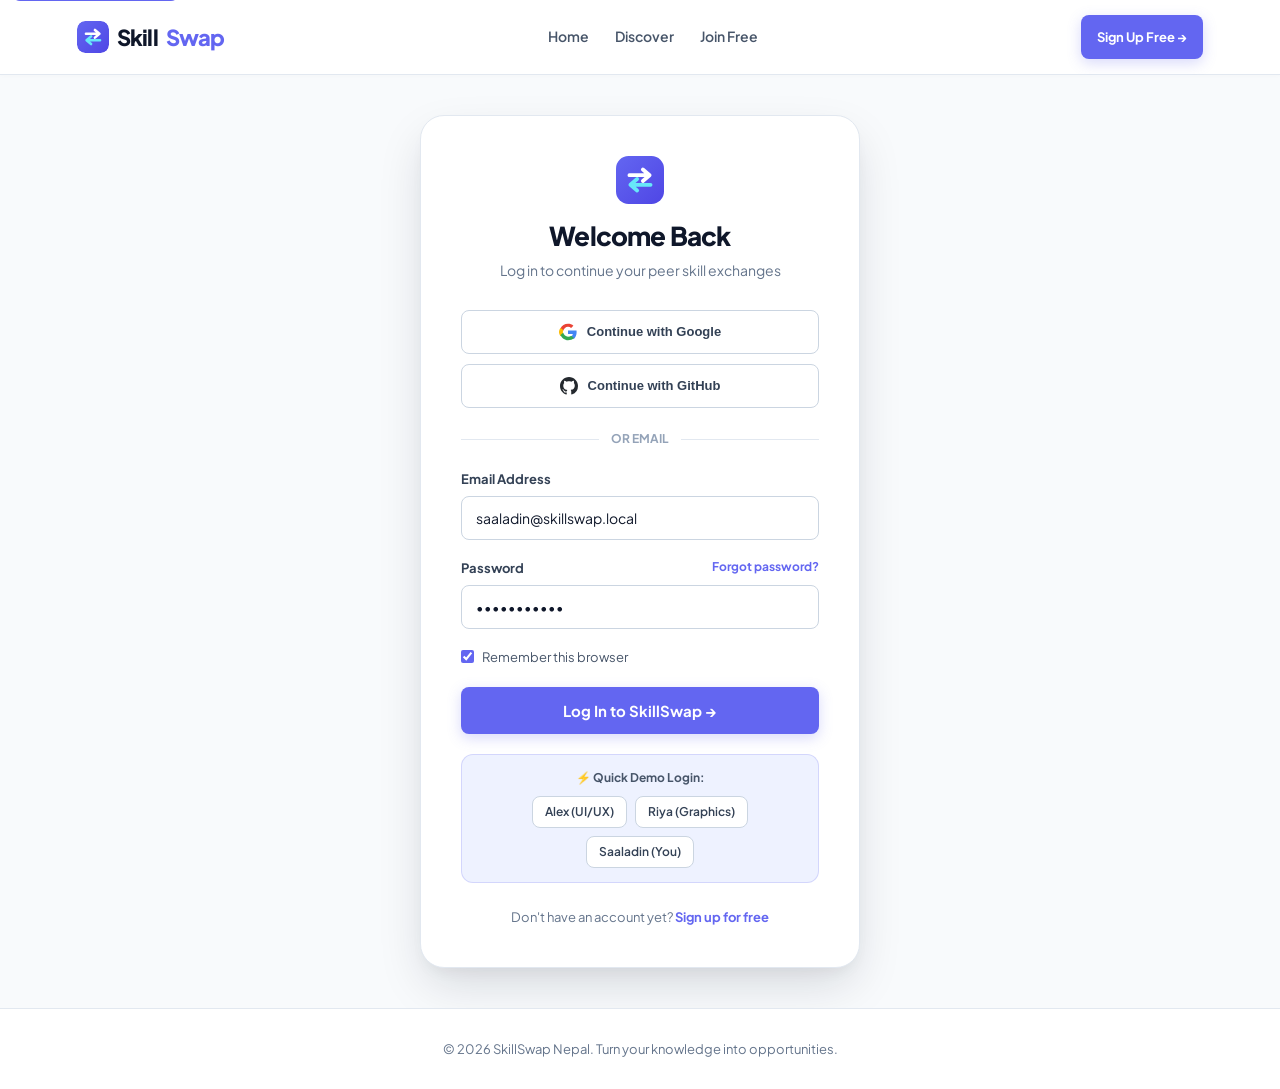
<file: login.html>
<!DOCTYPE html>
<html lang="en">
<head>
    <meta charset="UTF-8">
    <meta name="viewport" content="width=device-width, initial-scale=1.0">
    <title>Log In | SkillSwap</title>
    <meta name="description" content="Log in to your SkillSwap account to connect with peers and swap skills.">
    <meta name="theme-color" content="#6366f1">
    <link rel="icon" type="image/svg+xml" href="favicon.svg">
    <link rel="manifest" href="manifest.json">
    <link rel="stylesheet" href="style.css">
    <link rel="preconnect" href="https://fonts.googleapis.com">
    <link rel="preconnect" href="https://fonts.gstatic.com" crossorigin>
    <link href="https://fonts.googleapis.com/css2?family=Plus+Jakarta+Sans:wght@400;500;600;700;800&display=swap" rel="stylesheet">
</head>
<body>

    <a href="#main-auth" class="skip-link">Skip to login form</a>

    <!-- =========================
         NAVIGATION
    ========================== -->
    <header class="dashboard-navbar" role="banner">
        <div class="logo">
            <a href="index.html" aria-label="SkillSwap Home">
                <img src="favicon.svg" alt="SkillSwap Icon" class="logo-mark">
                Skill<span>Swap</span>
            </a>
        </div>

        <nav aria-label="Main Navigation">
            <a href="index.html">Home</a>
            <a href="discover.html">Discover</a>
            <a href="signup.html">Join Free</a>
        </nav>

        <div class="nav-actions">
            <a href="signup.html" class="primary-btn" style="padding: 8px 16px; font-size: 13px;">Sign Up Free →</a>
        </div>
    </header>

    <!-- =========================
         LOGIN CARD
    ========================== -->
    <main class="auth-page-container" id="main-auth">
        <div class="auth-card">
            <div class="auth-header">
                <img src="favicon.svg" alt="SkillSwap Logo" style="width: 48px; height: 48px; margin: 0 auto;">
                <h1>Welcome Back</h1>
                <p>Log in to continue your peer skill exchanges</p>
            </div>

            <!-- SSO Social Login -->
            <div class="sso-button-group">
                <button class="sso-btn" onclick="handleDemoLogin('google')">
                    <svg width="18" height="18" viewBox="0 0 24 24"><path fill="#EA4335" d="M12 5c1.6 0 3 .6 4.1 1.6l3.1-3.1C17.3 1.7 14.8 1 12 1 7.5 1 3.7 3.6 1.9 7.3l3.7 2.9C6.5 7.4 9 5 12 5z"/><path fill="#4285F4" d="M23.5 12.3c0-.8-.1-1.6-.2-2.3H12v4.6h6.5c-.3 1.5-1.1 2.8-2.4 3.7l3.7 2.9c2.2-2 3.7-5 3.7-8.9z"/><path fill="#FBBC05" d="M5.6 14.8c-.2-.7-.4-1.5-.4-2.8s.2-2.1.4-2.8L1.9 6.3C.7 8.7 0 10.3 0 12s.7 3.3 1.9 5.7l3.7-2.9z"/><path fill="#34A853" d="M12 23c3.2 0 6-1.1 8-3l-3.7-2.9c-1.1.7-2.5 1.2-4.3 1.2-3 0-5.5-2.4-6.4-5.2L1.9 16C3.7 19.7 7.5 23 12 23z"/></svg>
                    Continue with Google
                </button>
                <button class="sso-btn" onclick="handleDemoLogin('github')">
                    <svg width="18" height="18" viewBox="0 0 24 24" fill="#24292e"><path d="M12 0C5.37 0 0 5.37 0 12c0 5.31 3.435 9.795 8.205 11.385.6.105.825-.255.825-.57 0-.285-.015-1.23-.015-2.235-3.015.555-3.795-.735-4.035-1.41-.135-.345-.72-1.41-1.23-1.695-.42-.225-1.02-.78-.015-.795.945-.015 1.62.87 1.845 1.23 1.08 1.815 2.805 1.305 3.495.99.105-.78.42-1.305.765-1.605-2.67-.3-5.46-1.335-5.46-5.925 0-1.305.465-2.385 1.23-3.225-.12-.3-.54-1.53.12-3.18 0 0 1.005-.315 3.3 1.23.96-.27 1.98-.405 3-.405s2.04.135 3 .405c2.295-1.56 3.3-1.23 3.3-1.23.66 1.65.24 2.88.12 3.18.765.84 1.23 1.905 1.23 3.225 0 4.605-2.805 5.625-5.475 5.925.435.375.81 1.095.81 2.22 0 1.605-.015 2.895-.015 3.3 0 .315.225.69.825.57A12.02 12.02 0 0024 12c0-6.63-5.37-12-12-12z"/></svg>
                    Continue with GitHub
                </button>
            </div>

            <div class="auth-divider">
                <span>OR EMAIL</span>
            </div>

            <!-- Standard Auth Form -->
            <form onsubmit="handleUserLogin(event)">
                <div class="form-group">
                    <label for="loginEmail">Email Address</label>
                    <input type="email" id="loginEmail" placeholder="e.g. saaladin@skillswap.local" value="saaladin@skillswap.local" required>
                </div>

                <div class="form-group">
                    <div style="display: flex; justify-content: space-between; align-items: center; margin-bottom: 7px;">
                        <label for="loginPassword" style="margin-bottom: 0;">Password</label>
                        <a href="javascript:void(0)" onclick="alert('Password reset link sent to your registered email!')" style="font-size: 12px; color: var(--primary); font-weight: 700;">Forgot password?</a>
                    </div>
                    <input type="password" id="loginPassword" placeholder="••••••••" value="password123" required>
                </div>

                <div style="display: flex; align-items: center; gap: 8px; margin-bottom: 20px;">
                    <input type="checkbox" id="rememberMe" checked style="width: auto; min-height: auto; accent-color: var(--primary);">
                    <label for="rememberMe" style="font-size: 13px; color: var(--slate-600); margin-bottom: 0; cursor: pointer;">Remember this browser</label>
                </div>

                <button type="submit" class="primary-btn" style="width: 100%; padding: 14px; font-size: 15px;">
                    Log In to SkillSwap →
                </button>
            </form>

            <!-- Quick Demo Profile Selector -->
            <div class="demo-login-box">
                <p><strong>⚡ Quick Demo Login:</strong></p>
                <div style="display: flex; gap: 8px; justify-content: center; flex-wrap: wrap;">
                    <button class="secondary-btn" style="padding: 6px 12px; font-size: 12px; min-height: 32px;" onclick="quickLoginUser(1)">
                        Alex (UI/UX)
                    </button>
                    <button class="secondary-btn" style="padding: 6px 12px; font-size: 12px; min-height: 32px;" onclick="quickLoginUser(2)">
                        Riya (Graphics)
                    </button>
                    <button class="secondary-btn" style="padding: 6px 12px; font-size: 12px; min-height: 32px;" onclick="quickLoginDefault()">
                        Saaladin (You)
                    </button>
                </div>
            </div>

            <p style="text-align: center; font-size: 13px; color: var(--slate-500); margin-top: 24px;">
                Don't have an account yet? <a href="signup.html" style="color: var(--primary); font-weight: 700;">Sign up for free</a>
            </p>
        </div>
    </main>

    <footer class="site-footer" role="contentinfo">
        <p>© 2026 SkillSwap Nepal. Turn your knowledge into opportunities.</p>
    </footer>

    <!-- Toast container -->
    <div class="toast-container" id="toastContainer"></div>

    <script src="users.js"></script>
    <script src="script.js"></script>
</body>
</html>
</file>
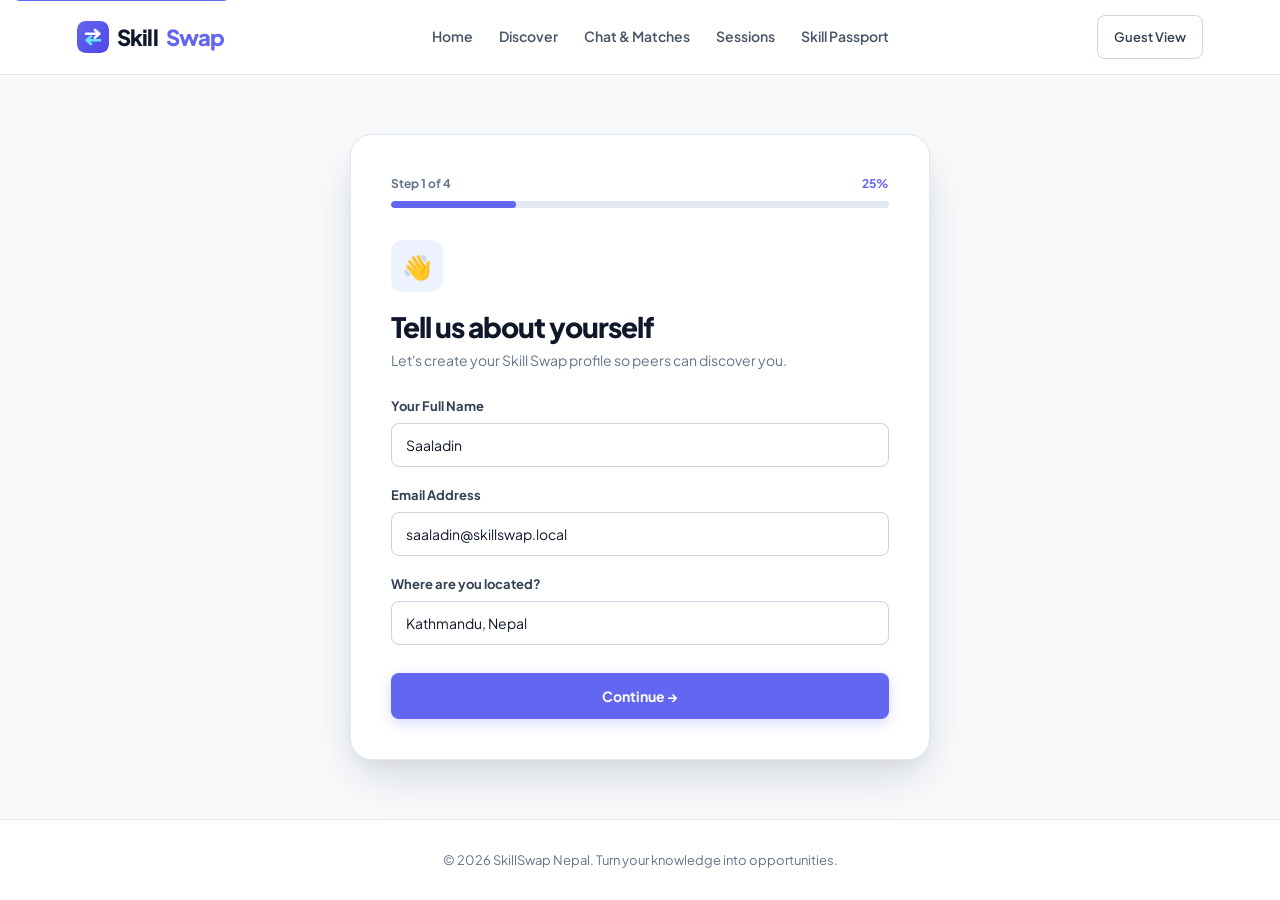
<file: signup.html>
<!DOCTYPE html>
<html lang="en">
<head>
    <meta charset="UTF-8">
    <meta name="viewport" content="width=device-width, initial-scale=1.0">
    <title>Create Your Skill Swap Profile | SkillSwap</title>
    <meta name="description" content="Create your free SkillSwap profile to exchange skills with peers in your college and city.">
    <meta name="theme-color" content="#6366f1">
    <link rel="icon" type="image/svg+xml" href="favicon.svg">
    <link rel="manifest" href="manifest.json">
    <link rel="stylesheet" href="style.css">
    <link rel="preconnect" href="https://fonts.googleapis.com">
    <link rel="preconnect" href="https://fonts.gstatic.com" crossorigin>
    <link href="https://fonts.googleapis.com/css2?family=Plus+Jakarta+Sans:wght@400;500;600;700;800&display=swap" rel="stylesheet">
</head>
<body>

    <a href="#main-onboarding" class="skip-link">Skip to onboarding form</a>

    <!-- =========================
         NAVIGATION
    ========================== -->
    <header class="dashboard-navbar" role="banner">
        <div class="logo">
            <a href="index.html" aria-label="SkillSwap Home">
                <img src="favicon.svg" alt="SkillSwap Icon" class="logo-mark">
                Skill<span>Swap</span>
            </a>
        </div>

        <nav aria-label="Main Navigation">
            <a href="index.html">Home</a>
            <a href="discover.html">Discover</a>
            <a href="matches.html">Chat & Matches</a>
            <a href="sessions.html">Sessions</a>
            <a href="profile.html">Skill Passport</a>
        </nav>

        <div class="nav-actions">
            <a href="discover.html" class="secondary-btn" style="padding: 8px 16px; font-size: 13px;">Guest View</a>
        </div>
    </header>

    <main class="onboarding-page" id="main-onboarding">
        <div class="onboarding-container">

            <!-- Progress Bar -->
            <div class="progress-area" aria-label="Onboarding Progress">
                <div class="progress-header">
                    <span id="stepText">Step 1 of 4</span>
                    <span id="progressPercentage" class="progress-perc">25%</span>
                </div>
                <div class="progress-bar" role="progressbar" aria-valuenow="25" aria-valuemin="0" aria-valuemax="100">
                    <div class="progress-fill" id="progressFill"></div>
                </div>
            </div>

            <!-- STEP 1: Personal Profile -->
            <section class="onboarding-step active" id="step1" aria-labelledby="step1Heading">
                <div class="step-icon" aria-hidden="true">👋</div>
                <h1 id="step1Heading">Tell us about yourself</h1>
                <p>Let's create your Skill Swap profile so peers can discover you.</p>

                <div class="form-group">
                    <label for="name">Your Full Name</label>
                    <input type="text" id="name" placeholder="e.g. Saaladin" value="Saaladin" required>
                </div>

                <div class="form-group">
                    <label for="email">Email Address</label>
                    <input type="email" id="email" placeholder="e.g. saaladin@example.com" value="saaladin@skillswap.local" required>
                </div>

                <div class="form-group">
                    <label for="location">Where are you located?</label>
                    <input type="text" id="location" placeholder="e.g. Kathmandu, Nepal" value="Kathmandu, Nepal" required>
                </div>

                <button class="primary-btn next-btn" onclick="nextStep()">
                    Continue →
                </button>
            </section>

            <!-- STEP 2: What You Teach -->
            <section class="onboarding-step" id="step2" aria-labelledby="step2Heading">
                <div class="step-icon" aria-hidden="true">🧠</div>
                <h1 id="step2Heading">What can you teach?</h1>
                <p>Tell us about the primary skill you're ready to share with peers.</p>

                <div class="form-group">
                    <label for="teachSkill">Your Main Skill to Teach</label>
                    <input type="text" id="teachSkill" placeholder="e.g. C Programming, Python, Design" value="C Programming" required>
                </div>

                <div class="form-group">
                    <label for="skillLevel">Your Proficiency Level</label>
                    <select id="skillLevel">
                        <option value="Beginner">🌱 Beginner</option>
                        <option value="Intermediate" selected>🌿 Intermediate</option>
                        <option value="Advanced">🌳 Advanced</option>
                        <option value="Expert">🏆 Expert</option>
                    </select>
                </div>

                <div class="step-buttons">
                    <button class="secondary-btn" onclick="previousStep()">Back</button>
                    <button class="primary-btn" onclick="nextStep()">Continue →</button>
                </div>
            </section>

            <!-- STEP 3: What You Want to Learn -->
            <section class="onboarding-step" id="step3" aria-labelledby="step3Heading">
                <div class="step-icon" aria-hidden="true">🎯</div>
                <h1 id="step3Heading">What do you want to learn?</h1>
                <p>Tell us what topic you're hoping to learn from another member.</p>

                <div class="form-group">
                    <label for="learnSkill">Skill You Want to Learn</label>
                    <input type="text" id="learnSkill" placeholder="e.g. UI/UX Design, Figma, JavaScript" value="UI/UX Design" required>
                </div>

                <div class="form-group">
                    <label for="learningGoal">Why do you want to learn it?</label>
                    <select id="learningGoal">
                        <option value="college" selected>College / Studies</option>
                        <option value="career">Career Growth</option>
                        <option value="freelancing">Freelancing</option>
                        <option value="project">Personal Project</option>
                        <option value="hobby">Hobby</option>
                    </select>
                </div>

                <div class="step-buttons">
                    <button class="secondary-btn" onclick="previousStep()">Back</button>
                    <button class="primary-btn" onclick="nextStep()">Continue →</button>
                </div>
            </section>

            <!-- STEP 4: Preferences & Availability -->
            <section class="onboarding-step" id="step4" aria-labelledby="step4Heading">
                <div class="step-icon" aria-hidden="true">🤝</div>
                <h1 id="step4Heading">How do you want to learn?</h1>
                <p>Choose how you'd prefer to connect with your Skill Swap partners.</p>

                <div class="preference-options" role="radiogroup" aria-label="Learning format preference">
                    <label class="preference-option">
                        <input type="radio" name="learningType" value="online" checked>
                        <div>
                            <strong>💻 Online</strong>
                            <p>Learn through chat, voice or video calls.</p>
                        </div>
                    </label>

                    <label class="preference-option">
                        <input type="radio" name="learningType" value="in-person">
                        <div>
                            <strong>📍 In Person</strong>
                            <p>Meet and study together in your local city.</p>
                        </div>
                    </label>

                    <label class="preference-option">
                        <input type="radio" name="learningType" value="both">
                        <div>
                            <strong>🌎 Both Online & In Person</strong>
                            <p>Flexible with either format.</p>
                        </div>
                    </label>
                </div>

                <div class="step-buttons">
                    <button class="secondary-btn" onclick="previousStep()">Back</button>
                    <button class="primary-btn" onclick="finishProfile()">Create My Profile ✨</button>
                </div>
            </section>

            <!-- SUCCESS STEP -->
            <section class="onboarding-step" id="successStep" aria-live="assertive">
                <div class="success-icon" aria-hidden="true">✓</div>
                <h1>You're all set!</h1>
                <p>Your Skill Swap profile has been saved. We're matching you with peers based on what you teach and what you want to learn.</p>

                <button class="primary-btn next-btn" onclick="goToDiscover()">
                    Find My Matches →
                </button>
            </section>

        </div>
    </main>

    <footer class="site-footer" role="contentinfo">
        <p>© 2026 SkillSwap Nepal. Turn your knowledge into opportunities.</p>
    </footer>

    <script src="users.js"></script>
    <script src="script.js"></script>
</body>
</html>
</file>
<file: style.css>
/* ==========================================================================
   SKILLSWAP - COMPLETE DESIGN SYSTEM, ACCESSIBILITY & STYLESHEET
   ========================================================================== */

/* --------------------------------------------------------------------------
   DESIGN TOKENS & CSS VARIABLES
   -------------------------------------------------------------------------- */
:root {
    --primary: #6366f1;
    --primary-hover: #4f46e5;
    --primary-active: #4338ca;
    --primary-light: #eef2ff;
    --primary-glow: rgba(99, 102, 241, 0.25);

    --accent: #8b5cf6;
    --accent-light: #f5f3ff;

    --success: #059669;
    --success-bg: #ecfdf5;
    --success-border: #a7f3d0;

    --warning: #d97706;
    --warning-bg: #fffbeb;
    --warning-border: #fde68a;

    --danger: #dc2626;
    --danger-bg: #fef2f2;
    --danger-border: #fecaca;

    --slate-950: #020617;
    --slate-900: #0f172a;
    --slate-800: #1e293b;
    --slate-700: #334155;
    --slate-600: #475569;
    --slate-500: #64748b;
    --slate-400: #94a3b8;
    --slate-300: #cbd5e1;
    --slate-200: #e2e8f0;
    --slate-100: #f1f5f9;
    --slate-50: #f8fafc;

    --font-family: 'Plus Jakarta Sans', -apple-system, BlinkMacSystemFont, 'Segoe UI', Roboto, sans-serif;
    
    --radius-sm: 8px;
    --radius-md: 12px;
    --radius-lg: 18px;
    --radius-xl: 24px;
    --radius-full: 9999px;

    --shadow-sm: 0 1px 3px rgba(15, 23, 42, 0.06), 0 1px 2px rgba(15, 23, 42, 0.04);
    --shadow-md: 0 4px 16px -2px rgba(15, 23, 42, 0.08), 0 2px 6px -2px rgba(15, 23, 42, 0.04);
    --shadow-lg: 0 12px 28px -4px rgba(15, 23, 42, 0.12), 0 4px 10px -4px rgba(15, 23, 42, 0.04);
    --shadow-xl: 0 20px 48px -6px rgba(15, 23, 42, 0.15), 0 8px 16px -6px rgba(15, 23, 42, 0.06);

    --focus-ring: 0 0 0 3px rgba(99, 102, 241, 0.45);
}

/* --------------------------------------------------------------------------
   ACCESSIBILITY & BASE RESETS
   -------------------------------------------------------------------------- */
* {
    margin: 0;
    padding: 0;
    box-sizing: border-box;
}

*:focus-visible {
    outline: 2px solid var(--primary);
    outline-offset: 2px;
    box-shadow: var(--focus-ring);
}

body {
    font-family: var(--font-family);
    background-color: var(--slate-50);
    color: var(--slate-800);
    line-height: 1.55;
    -webkit-font-smoothing: antialiased;
    min-height: 100vh;
    display: flex;
    flex-direction: column;
}

.skip-link {
    position: absolute;
    top: -40px;
    left: 12px;
    background: var(--primary);
    color: #ffffff;
    padding: 8px 16px;
    border-radius: var(--radius-sm);
    z-index: 9999;
    font-weight: 700;
    transition: top 0.2s ease;
}

.skip-link:focus {
    top: 12px;
}

a {
    color: inherit;
    text-decoration: none;
}

img, svg {
    display: block;
    max-width: 100%;
}

/* --------------------------------------------------------------------------
   SHARED NAVIGATION BAR
   -------------------------------------------------------------------------- */
.dashboard-navbar {
    height: 75px;
    display: flex;
    align-items: center;
    justify-content: space-between;
    padding: 0 6%;
    background: #ffffff;
    border-bottom: 1px solid var(--slate-200);
    position: sticky;
    top: 0;
    z-index: 1000;
    box-shadow: 0 1px 4px rgba(0, 0, 0, 0.02);
}

.logo a {
    font-size: 22px;
    font-weight: 800;
    letter-spacing: -0.8px;
    color: var(--slate-900);
    display: flex;
    align-items: center;
    gap: 8px;
}

.logo-mark {
    width: 32px;
    height: 32px;
    border-radius: 8px;
}

.logo span {
    color: var(--primary);
}

.dashboard-navbar nav {
    display: flex;
    gap: 26px;
    align-items: center;
}

.dashboard-navbar nav a {
    color: var(--slate-600);
    font-size: 14px;
    font-weight: 600;
    transition: color 0.2s ease;
    position: relative;
    padding: 8px 0;
    display: flex;
    align-items: center;
    gap: 6px;
}

.dashboard-navbar nav a:hover,
.dashboard-navbar nav .active-nav {
    color: var(--primary);
}

.dashboard-navbar nav .active-nav::after {
    content: '';
    position: absolute;
    bottom: 0;
    left: 0;
    width: 100%;
    height: 2px;
    background: var(--primary);
    border-radius: 2px;
}

.nav-actions {
    display: flex;
    align-items: center;
    gap: 12px;
    position: relative;
}

.credit-pill {
    display: inline-flex;
    align-items: center;
    gap: 6px;
    background: var(--warning-bg);
    border: 1px solid var(--warning-border);
    color: var(--warning);
    padding: 6px 14px;
    border-radius: var(--radius-full);
    font-size: 13px;
    font-weight: 700;
    cursor: pointer;
    transition: transform 0.2s, background 0.2s;
    min-height: 36px;
}

.credit-pill:hover {
    transform: scale(1.04);
    background: #fef3c7;
}

/* Notification Bell */
.notif-btn {
    width: 40px;
    height: 40px;
    border-radius: 50%;
    border: 1px solid var(--slate-200);
    background: #ffffff;
    color: var(--slate-700);
    display: flex;
    align-items: center;
    justify-content: center;
    font-size: 17px;
    cursor: pointer;
    position: relative;
    transition: background 0.15s, border-color 0.15s;
}

.notif-btn:hover {
    background: var(--slate-100);
    border-color: var(--slate-300);
}

.notif-badge {
    position: absolute;
    top: 4px;
    right: 4px;
    width: 8px;
    height: 8px;
    background: var(--danger);
    border-radius: 50%;
    border: 2px solid #ffffff;
}

/* Notifications Dropdown Panel */
.notif-dropdown {
    position: absolute;
    top: 55px;
    right: 60px;
    width: 320px;
    background: #ffffff;
    border: 1px solid var(--slate-200);
    border-radius: var(--radius-lg);
    box-shadow: var(--shadow-xl);
    padding: 16px;
    display: none;
    z-index: 1200;
    animation: fadeIn 0.2s ease;
}

.notif-dropdown.active {
    display: block;
}

.notif-dropdown-header {
    display: flex;
    justify-content: space-between;
    align-items: center;
    margin-bottom: 12px;
    padding-bottom: 8px;
    border-bottom: 1px solid var(--slate-100);
}

.notif-dropdown-header h4 {
    font-size: 14px;
    font-weight: 800;
    color: var(--slate-900);
}

.notif-item {
    display: flex;
    gap: 10px;
    padding: 10px 8px;
    border-radius: var(--radius-sm);
    font-size: 12px;
    line-height: 1.4;
    cursor: pointer;
    transition: background 0.15s;
}

.notif-item:hover {
    background: var(--slate-50);
}

.notif-item-unread {
    background: var(--primary-light);
}

/* User Profile Nav Dropdown */
.user-menu-wrapper {
    position: relative;
}

.user-mini {
    display: inline-flex;
    align-items: center;
    gap: 10px;
    font-size: 14px;
    font-weight: 600;
    color: var(--slate-800);
    background: var(--slate-100);
    padding: 4px 14px 4px 4px;
    border-radius: var(--radius-full);
    transition: background 0.2s, transform 0.15s;
    min-height: 40px;
    cursor: pointer;
    border: none;
    font-family: inherit;
}

.user-mini:hover {
    background: var(--slate-200);
    transform: translateY(-1px);
}

.mini-avatar-img {
    width: 32px;
    height: 32px;
    border-radius: 50%;
    object-fit: cover;
}

.mini-avatar {
    width: 32px;
    height: 32px;
    display: flex;
    align-items: center;
    justify-content: center;
    background: var(--primary);
    color: #ffffff;
    border-radius: 50%;
    font-weight: 800;
    font-size: 13px;
    overflow: hidden;
}

/* Dropdown Menu */
.user-dropdown-menu {
    position: absolute;
    top: 55px;
    right: 0;
    width: 240px;
    background: #ffffff;
    border: 1px solid var(--slate-200);
    border-radius: var(--radius-lg);
    box-shadow: var(--shadow-xl);
    padding: 8px 0;
    display: none;
    z-index: 1200;
    animation: fadeIn 0.2s ease;
}

.user-dropdown-menu.active {
    display: block;
}

.user-dropdown-header {
    padding: 12px 18px;
    border-bottom: 1px solid var(--slate-100);
}

.user-dropdown-header strong {
    display: block;
    font-size: 14px;
    color: var(--slate-900);
}

.user-dropdown-header span {
    font-size: 12px;
    color: var(--slate-500);
}

.user-dropdown-link {
    display: flex;
    align-items: center;
    gap: 10px;
    padding: 10px 18px;
    font-size: 13px;
    font-weight: 600;
    color: var(--slate-700);
    transition: background 0.15s, color 0.15s;
    cursor: pointer;
    border: none;
    background: transparent;
    width: 100%;
    text-align: left;
    font-family: inherit;
}

.user-dropdown-link:hover {
    background: var(--slate-50);
    color: var(--primary);
}

.user-dropdown-divider {
    height: 1px;
    background: var(--slate-100);
    margin: 6px 0;
}

.logout-btn-link {
    color: var(--danger) !important;
}

.logout-btn-link:hover {
    background: var(--danger-bg) !important;
}

/* Mobile Hamburger Button */
.hamburger-btn {
    display: none;
    width: 40px;
    height: 40px;
    background: transparent;
    border: 1px solid var(--slate-200);
    border-radius: var(--radius-sm);
    font-size: 20px;
    align-items: center;
    justify-content: center;
    cursor: pointer;
    color: var(--slate-800);
}

/* Mobile Drawer Overlay */
.mobile-drawer-overlay {
    position: fixed;
    top: 0;
    left: 0;
    width: 100%;
    height: 100%;
    background: rgba(15, 23, 42, 0.6);
    backdrop-filter: blur(4px);
    z-index: 1500;
    opacity: 0;
    pointer-events: none;
    transition: opacity 0.25s ease;
}

.mobile-drawer-overlay.active {
    opacity: 1;
    pointer-events: auto;
}

.mobile-drawer {
    position: fixed;
    top: 0;
    right: 0;
    width: 280px;
    height: 100%;
    background: #ffffff;
    z-index: 1600;
    transform: translateX(100%);
    transition: transform 0.3s cubic-bezier(0.16, 1, 0.3, 1);
    display: flex;
    flex-direction: column;
    padding: 24px;
    box-shadow: var(--shadow-xl);
}

.mobile-drawer-overlay.active .mobile-drawer {
    transform: translateX(0);
}

.mobile-drawer-header {
    display: flex;
    justify-content: space-between;
    align-items: center;
    margin-bottom: 24px;
    padding-bottom: 14px;
    border-bottom: 1px solid var(--slate-100);
}

.mobile-nav-links {
    display: flex;
    flex-direction: column;
    gap: 14px;
    flex: 1;
}

.mobile-nav-links a {
    font-size: 16px;
    font-weight: 700;
    color: var(--slate-700);
    padding: 8px 0;
    display: flex;
    align-items: center;
    gap: 10px;
}

.mobile-nav-links a.active-nav {
    color: var(--primary);
}

/* --------------------------------------------------------------------------
   BUTTONS & UI CONTROLS (ACCESSIBLE TOUCH TARGETS)
   -------------------------------------------------------------------------- */
.primary-btn {
    background: var(--primary);
    color: #ffffff;
    border: none;
    padding: 12px 24px;
    border-radius: var(--radius-sm);
    font-size: 14px;
    font-weight: 700;
    cursor: pointer;
    font-family: inherit;
    transition: all 0.2s cubic-bezier(0.16, 1, 0.3, 1);
    box-shadow: 0 4px 14px var(--primary-glow);
    display: inline-flex;
    align-items: center;
    justify-content: center;
    gap: 8px;
    min-height: 44px;
    min-width: 44px;
    text-align: center;
    text-decoration: none;
}

.primary-btn:hover {
    background: var(--primary-hover);
    transform: translateY(-1.5px);
    box-shadow: 0 6px 20px var(--primary-glow);
}

.primary-btn:active {
    transform: translateY(0);
    background: var(--primary-active);
}

.secondary-btn {
    background: #ffffff;
    color: var(--slate-700);
    border: 1px solid var(--slate-300);
    padding: 12px 24px;
    border-radius: var(--radius-sm);
    font-size: 14px;
    font-weight: 600;
    cursor: pointer;
    font-family: inherit;
    transition: all 0.2s ease;
    display: inline-flex;
    align-items: center;
    justify-content: center;
    gap: 8px;
    min-height: 44px;
    min-width: 44px;
    text-align: center;
    text-decoration: none;
}

.secondary-btn:hover {
    background: var(--slate-100);
    border-color: var(--slate-400);
    transform: translateY(-1px);
}

.danger-btn {
    background: var(--danger-bg);
    color: var(--danger);
    border: 1px solid var(--danger-border);
    padding: 10px 20px;
    border-radius: var(--radius-sm);
    font-size: 13px;
    font-weight: 700;
    cursor: pointer;
    font-family: inherit;
    transition: background 0.2s, transform 0.15s;
    min-height: 44px;
}

.danger-btn:hover {
    background: var(--danger);
    color: #ffffff;
}

/* --------------------------------------------------------------------------
   TOAST NOTIFICATION ENGINE
   -------------------------------------------------------------------------- */
.toast-container {
    position: fixed;
    bottom: 24px;
    right: 24px;
    display: flex;
    flex-direction: column;
    gap: 10px;
    z-index: 9000;
    pointer-events: none;
}

.toast {
    background: var(--slate-900);
    color: #ffffff;
    padding: 14px 20px;
    border-radius: var(--radius-md);
    font-size: 13px;
    font-weight: 600;
    box-shadow: var(--shadow-xl);
    display: flex;
    align-items: center;
    gap: 10px;
    pointer-events: auto;
    animation: toastSlideIn 0.3s cubic-bezier(0.16, 1, 0.3, 1), toastFadeOut 0.3s ease 2.7s forwards;
    max-width: 360px;
}

.toast-success {
    border-left: 4px solid var(--success);
}

.toast-info {
    border-left: 4px solid var(--primary);
}

.toast-warning {
    border-left: 4px solid var(--warning);
}

@keyframes toastSlideIn {
    from { opacity: 0; transform: translateY(20px); }
    to { opacity: 1; transform: translateY(0); }
}

@keyframes toastFadeOut {
    to { opacity: 0; transform: translateY(10px); }
}

/* --------------------------------------------------------------------------
   LOGIN & AUTH PAGE
   -------------------------------------------------------------------------- */
.auth-page-container {
    flex: 1;
    display: flex;
    align-items: center;
    justify-content: center;
    padding: 40px 20px;
}

.auth-card {
    width: 100%;
    max-width: 440px;
    background: #ffffff;
    padding: 40px;
    border-radius: var(--radius-xl);
    border: 1px solid var(--slate-200);
    box-shadow: var(--shadow-xl);
}

.auth-header {
    text-align: center;
    margin-bottom: 28px;
}

.auth-header h1 {
    font-size: 26px;
    font-weight: 800;
    letter-spacing: -0.8px;
    color: var(--slate-900);
    margin-top: 12px;
}

.auth-header p {
    font-size: 14px;
    color: var(--slate-500);
    margin-top: 4px;
}

.sso-button-group {
    display: flex;
    flex-direction: column;
    gap: 10px;
    margin-bottom: 22px;
}

.sso-btn {
    display: flex;
    align-items: center;
    justify-content: center;
    gap: 10px;
    width: 100%;
    padding: 11px;
    border: 1px solid var(--slate-300);
    border-radius: var(--radius-sm);
    background: #ffffff;
    font-size: 13px;
    font-weight: 700;
    color: var(--slate-700);
    cursor: pointer;
    transition: background 0.15s, border-color 0.15s;
    min-height: 44px;
}

.sso-btn:hover {
    background: var(--slate-50);
    border-color: var(--slate-400);
}

.auth-divider {
    display: flex;
    align-items: center;
    text-align: center;
    margin: 20px 0;
    color: var(--slate-400);
    font-size: 12px;
    font-weight: 700;
}

.auth-divider::before,
.auth-divider::after {
    content: '';
    flex: 1;
    border-bottom: 1px solid var(--slate-200);
}

.auth-divider span {
    padding: 0 12px;
}

.demo-login-box {
    background: var(--primary-light);
    border: 1px solid rgba(99, 102, 241, 0.2);
    border-radius: var(--radius-md);
    padding: 14px;
    margin-top: 20px;
    text-align: center;
}

.demo-login-box p {
    font-size: 12px;
    color: var(--slate-600);
    margin-bottom: 8px;
}

/* --------------------------------------------------------------------------
   SETTINGS & ACCOUNT PREFERENCES PAGE
   -------------------------------------------------------------------------- */
.settings-page-container {
    max-width: 900px;
    margin: 36px auto;
    padding: 0 24px;
    width: 100%;
    flex: 1;
}

.settings-card {
    background: #ffffff;
    border: 1px solid var(--slate-200);
    border-radius: var(--radius-xl);
    padding: 36px;
    margin-bottom: 24px;
    box-shadow: var(--shadow-sm);
}

.settings-card-header {
    border-bottom: 1px solid var(--slate-100);
    padding-bottom: 16px;
    margin-bottom: 24px;
}

.settings-card-header h2 {
    font-size: 20px;
    font-weight: 800;
    color: var(--slate-900);
}

.settings-card-header p {
    font-size: 13px;
    color: var(--slate-500);
    margin-top: 2px;
}

.avatar-selection-row {
    display: flex;
    gap: 12px;
    align-items: center;
    flex-wrap: wrap;
    margin-top: 10px;
}

.avatar-choice-btn {
    width: 52px;
    height: 52px;
    border-radius: 50%;
    border: 2px solid transparent;
    padding: 2px;
    cursor: pointer;
    transition: transform 0.15s, border-color 0.15s;
    background: transparent;
}

.avatar-choice-btn:hover {
    transform: scale(1.1);
}

.avatar-choice-btn.active {
    border-color: var(--primary);
    box-shadow: 0 0 0 3px var(--primary-light);
}

.toggle-switch-row {
    display: flex;
    justify-content: space-between;
    align-items: center;
    padding: 14px 0;
    border-bottom: 1px solid var(--slate-100);
}

.toggle-switch-row:last-child {
    border-bottom: none;
}

.toggle-switch-meta strong {
    display: block;
    font-size: 14px;
    color: var(--slate-900);
}

.toggle-switch-meta span {
    font-size: 12px;
    color: var(--slate-500);
}

.switch {
    position: relative;
    display: inline-block;
    width: 46px;
    height: 26px;
}

.switch input {
    opacity: 0;
    width: 0;
    height: 0;
}

.slider {
    position: absolute;
    cursor: pointer;
    top: 0; left: 0; right: 0; bottom: 0;
    background-color: var(--slate-300);
    transition: .3s;
    border-radius: 34px;
}

.slider:before {
    position: absolute;
    content: "";
    height: 18px;
    width: 18px;
    left: 4px;
    bottom: 4px;
    background-color: white;
    transition: .3s;
    border-radius: 50%;
}

input:checked + .slider {
    background-color: var(--primary);
}

input:checked + .slider:before {
    transform: translateX(20px);
}

/* --------------------------------------------------------------------------
   LANDING PAGE
   -------------------------------------------------------------------------- */
.landing-page {
    flex: 1;
    max-width: 1200px;
    margin: 0 auto;
    padding: 40px 24px 80px 24px;
    width: 100%;
}

.hero-section {
    text-align: center;
    max-width: 860px;
    margin: 20px auto 50px auto;
}

.hero-badge {
    display: inline-flex;
    align-items: center;
    gap: 8px;
    background: var(--primary-light);
    color: var(--primary);
    font-size: 13px;
    font-weight: 800;
    padding: 8px 18px;
    border-radius: var(--radius-full);
    margin-bottom: 22px;
    letter-spacing: 0.5px;
    border: 1px solid rgba(99, 102, 241, 0.2);
}

.hero-title {
    font-size: 58px;
    font-weight: 800;
    line-height: 1.12;
    letter-spacing: -2px;
    color: var(--slate-900);
    margin-bottom: 20px;
}

.hero-title span {
    color: var(--primary);
    background: linear-gradient(135deg, #4f46e5 0%, #6366f1 100%);
    -webkit-background-clip: text;
    -webkit-text-fill-color: transparent;
}

.hero-description {
    font-size: 19px;
    color: var(--slate-500);
    line-height: 1.6;
    margin-bottom: 36px;
    max-width: 720px;
    margin-left: auto;
    margin-right: auto;
}

.hero-cta-group {
    display: flex;
    justify-content: center;
    gap: 16px;
    flex-wrap: wrap;
}

/* Interactive Match Calculator Demo */
.interactive-calc-box {
    background: #ffffff;
    border: 1px solid var(--slate-200);
    border-radius: var(--radius-xl);
    padding: 38px;
    max-width: 860px;
    margin: 40px auto 70px auto;
    box-shadow: var(--shadow-xl);
}

.calc-title {
    font-size: 22px;
    font-weight: 800;
    color: var(--slate-900);
    margin-bottom: 6px;
    display: flex;
    align-items: center;
    justify-content: center;
    gap: 8px;
}

.calc-subtitle {
    font-size: 14px;
    color: var(--slate-500);
    margin-bottom: 26px;
    text-align: center;
}

.calc-inputs-grid {
    display: grid;
    grid-template-columns: 1fr auto 1fr;
    gap: 20px;
    align-items: center;
    margin-bottom: 28px;
}

.calc-field {
    text-align: left;
}

.calc-field label {
    display: block;
    font-size: 12px;
    font-weight: 800;
    color: var(--slate-500);
    letter-spacing: 0.5px;
    margin-bottom: 8px;
}

.calc-field input,
.calc-field select {
    width: 100%;
    padding: 13px 15px;
    border: 1px solid var(--slate-300);
    border-radius: var(--radius-sm);
    font-family: inherit;
    font-size: 14px;
    outline: none;
    transition: border-color 0.2s, box-shadow 0.2s;
    background: #ffffff;
}

.calc-field input:focus,
.calc-field select:focus {
    border-color: var(--primary);
    box-shadow: var(--focus-ring);
}

.calc-arrow {
    font-size: 26px;
    color: var(--primary);
    font-weight: 800;
    text-align: center;
}

.calc-result-card {
    background: var(--slate-50);
    border: 1px solid var(--slate-200);
    border-radius: var(--radius-md);
    padding: 20px 24px;
    display: flex;
    align-items: center;
    justify-content: space-between;
    flex-wrap: wrap;
    gap: 16px;
}

.calc-match-score-badge {
    display: inline-flex;
    align-items: center;
    gap: 6px;
    background: var(--success-bg);
    color: var(--success);
    border: 1px solid var(--success-border);
    font-weight: 800;
    font-size: 18px;
    padding: 8px 18px;
    border-radius: var(--radius-full);
}

/* Stats Section */
.stats-strip {
    display: grid;
    grid-template-columns: repeat(4, 1fr);
    gap: 20px;
    background: #ffffff;
    border: 1px solid var(--slate-200);
    border-radius: var(--radius-lg);
    padding: 36px 20px;
    margin: 60px 0;
    text-align: center;
    box-shadow: var(--shadow-sm);
}

.stat-item h3 {
    font-size: 38px;
    font-weight: 800;
    color: var(--primary);
    letter-spacing: -1px;
    margin-bottom: 2px;
}

.stat-item p {
    font-size: 13px;
    color: var(--slate-500);
    font-weight: 600;
}

/* How It Works Grid */
.section-label {
    color: var(--primary);
    font-size: 11px;
    font-weight: 800;
    letter-spacing: 1.5px;
    margin-bottom: 10px;
    text-transform: uppercase;
}

.section-heading {
    font-size: 34px;
    font-weight: 800;
    letter-spacing: -1.2px;
    color: var(--slate-900);
    margin-bottom: 40px;
}

.steps-grid {
    display: grid;
    grid-template-columns: repeat(3, 1fr);
    gap: 26px;
    margin-bottom: 70px;
}

.step-card {
    background: #ffffff;
    border: 1px solid var(--slate-200);
    border-radius: var(--radius-lg);
    padding: 32px 26px;
    position: relative;
    box-shadow: var(--shadow-sm);
    transition: transform 0.2s, box-shadow 0.2s;
}

.step-card:hover {
    transform: translateY(-4px);
    box-shadow: var(--shadow-md);
}

.step-num {
    position: absolute;
    top: 20px;
    right: 24px;
    font-size: 13px;
    font-weight: 800;
    color: var(--slate-400);
}

.step-icon-box {
    font-size: 36px;
    margin-bottom: 16px;
}

.step-card h3 {
    font-size: 19px;
    font-weight: 700;
    color: var(--slate-900);
    margin-bottom: 8px;
}

.step-card p {
    font-size: 14px;
    color: var(--slate-500);
    line-height: 1.6;
}

/* 3-Way Skill Chain Explainer */
.chain-explainer-box {
    background: linear-gradient(135deg, #1e1b4b 0%, #312e81 100%);
    border-radius: var(--radius-xl);
    padding: 50px 36px;
    color: #ffffff;
    margin: 70px 0;
    text-align: center;
    box-shadow: var(--shadow-xl);
}

.chain-explainer-box h2 {
    font-size: 34px;
    font-weight: 800;
    letter-spacing: -1px;
    margin-bottom: 12px;
}

.chain-explainer-box p {
    font-size: 16px;
    color: #cbd5e1;
    max-width: 680px;
    margin: 0 auto 36px auto;
}

.chain-visual-row {
    display: flex;
    justify-content: center;
    align-items: center;
    gap: 16px;
    flex-wrap: wrap;
}

.chain-node {
    background: rgba(255, 255, 255, 0.1);
    backdrop-filter: blur(8px);
    border: 1px solid rgba(255, 255, 255, 0.2);
    border-radius: var(--radius-md);
    padding: 20px 24px;
    text-align: center;
    min-width: 190px;
    transition: transform 0.2s;
}

.chain-node:hover {
    transform: translateY(-3px);
}

.chain-node strong {
    display: block;
    font-size: 16px;
    margin-bottom: 6px;
}

.chain-node span {
    font-size: 12px;
    color: #93c5fd;
    display: block;
}

.chain-connector {
    font-size: 26px;
    color: #38bdf8;
    font-weight: 800;
}

/* FAQ Accordion Section */
.faq-section {
    max-width: 780px;
    margin: 70px auto 40px auto;
}

.faq-item {
    background: #ffffff;
    border: 1px solid var(--slate-200);
    border-radius: var(--radius-md);
    padding: 20px 24px;
    margin-bottom: 14px;
    cursor: pointer;
    transition: border-color 0.2s, box-shadow 0.2s;
}

.faq-item:hover {
    border-color: var(--primary);
    box-shadow: var(--shadow-sm);
}

.faq-question {
    display: flex;
    justify-content: space-between;
    align-items: center;
    font-weight: 700;
    font-size: 16px;
    color: var(--slate-900);
}

.faq-answer {
    margin-top: 12px;
    color: var(--slate-500);
    font-size: 14px;
    line-height: 1.6;
    display: none;
    border-top: 1px solid var(--slate-100);
    padding-top: 10px;
}

.faq-item.active .faq-answer {
    display: block;
}

/* Site Footer */
.site-footer {
    background: #ffffff;
    border-top: 1px solid var(--slate-200);
    padding: 30px 6%;
    text-align: center;
    font-size: 13px;
    color: var(--slate-500);
    margin-top: auto;
}

/* --------------------------------------------------------------------------
   ONBOARDING / SIGNUP WIZARD
   -------------------------------------------------------------------------- */
.onboarding-page {
    flex: 1;
    display: flex;
    align-items: center;
    justify-content: center;
    padding: 40px 20px;
}

.onboarding-container {
    width: 100%;
    max-width: 580px;
    background: #ffffff;
    padding: 40px;
    border-radius: 22px;
    border: 1px solid var(--slate-200);
    box-shadow: var(--shadow-xl);
}

.progress-area {
    margin-bottom: 32px;
}

.progress-header {
    display: flex;
    justify-content: space-between;
    font-size: 12px;
    font-weight: 700;
    color: var(--slate-500);
    margin-bottom: 8px;
}

.progress-perc {
    color: var(--primary);
}

.progress-bar {
    width: 100%;
    height: 7px;
    background: var(--slate-200);
    border-radius: var(--radius-full);
    overflow: hidden;
}

.progress-fill {
    height: 100%;
    width: 25%;
    background: var(--primary);
    border-radius: var(--radius-full);
    transition: width 0.35s ease;
}

.onboarding-step {
    display: none;
    animation: fadeIn 0.25s ease;
}

.onboarding-step.active {
    display: block;
}

@keyframes fadeIn {
    from { opacity: 0; transform: translateY(6px); }
    to { opacity: 1; transform: translateY(0); }
}

.step-icon {
    width: 52px;
    height: 52px;
    display: flex;
    align-items: center;
    justify-content: center;
    background: var(--primary-light);
    border-radius: var(--radius-md);
    font-size: 24px;
    margin-bottom: 18px;
}

.onboarding-step h1 {
    font-size: 28px;
    font-weight: 800;
    line-height: 1.2;
    letter-spacing: -1px;
    color: var(--slate-900);
    margin-bottom: 6px;
}

.onboarding-step > p {
    color: var(--slate-500);
    font-size: 14px;
    margin-bottom: 24px;
}

.form-group {
    margin-bottom: 18px;
}

.form-group label {
    display: block;
    font-size: 13px;
    font-weight: 700;
    color: var(--slate-700);
    margin-bottom: 7px;
}

.form-group input,
.form-group select,
.form-group textarea {
    width: 100%;
    padding: 12px 14px;
    border: 1px solid var(--slate-300);
    border-radius: var(--radius-sm);
    font-family: inherit;
    font-size: 14px;
    outline: none;
    background: #ffffff;
    color: var(--slate-900);
    transition: border-color 0.2s, box-shadow 0.2s;
    min-height: 44px;
}

.form-group input:focus,
.form-group select:focus,
.form-group textarea:focus {
    border-color: var(--primary);
    box-shadow: var(--focus-ring);
}

.next-btn {
    width: 100%;
    margin-top: 10px;
    padding: 14px !important;
}

.step-buttons {
    display: flex;
    gap: 14px;
    margin-top: 26px;
}

.step-buttons button {
    flex: 1;
}

.preference-options {
    display: flex;
    flex-direction: column;
    gap: 12px;
    margin-bottom: 20px;
}

.preference-option {
    display: flex;
    align-items: flex-start;
    gap: 14px;
    padding: 16px 18px;
    border: 1px solid var(--slate-200);
    border-radius: var(--radius-md);
    cursor: pointer;
    transition: all 0.2s;
}

.preference-option:hover {
    border-color: var(--primary);
    background: var(--slate-50);
}

.preference-option input[type="radio"] {
    width: auto !important;
    min-height: auto;
    margin-top: 4px;
    accent-color: var(--primary);
}

.preference-option strong {
    font-size: 14px;
    color: var(--slate-900);
}

.preference-option p {
    color: var(--slate-500);
    font-size: 12px;
    margin-top: 2px;
}

.success-icon {
    width: 64px;
    height: 64px;
    display: flex;
    align-items: center;
    justify-content: center;
    background: var(--success-bg);
    color: var(--success);
    border-radius: 50%;
    font-size: 30px;
    font-weight: 800;
    margin-bottom: 18px;
}

/* --------------------------------------------------------------------------
   DISCOVER & MATCHMAKING PAGE
   -------------------------------------------------------------------------- */
.discover-page {
    width: 100%;
    max-width: 1200px;
    margin: 0 auto;
    padding: 36px 24px;
    flex: 1;
}

.discover-header {
    display: flex;
    justify-content: space-between;
    align-items: flex-end;
    gap: 30px;
    margin-bottom: 28px;
}

.discover-header h1 {
    font-size: 42px;
    font-weight: 800;
    line-height: 1.1;
    letter-spacing: -1.5px;
    color: var(--slate-900);
    margin: 0 0 8px 0;
}

.discover-header h1 span {
    color: var(--primary);
}

.discover-header > div > p:last-child {
    color: var(--slate-500);
    max-width: 580px;
    margin: 0;
    line-height: 1.5;
    font-size: 15px;
}

.discover-filter-bar {
    background: #ffffff;
    border: 1px solid var(--slate-200);
    border-radius: var(--radius-md);
    padding: 16px 20px;
    margin-bottom: 28px;
    display: flex;
    align-items: center;
    justify-content: space-between;
    gap: 16px;
    flex-wrap: wrap;
    box-shadow: var(--shadow-sm);
}

.filter-group {
    display: flex;
    align-items: center;
    gap: 10px;
    flex-wrap: wrap;
}

.filter-input {
    padding: 10px 14px;
    border: 1px solid var(--slate-300);
    border-radius: var(--radius-sm);
    font-family: inherit;
    font-size: 13px;
    outline: none;
    background: #ffffff;
    min-height: 40px;
}

.filter-input:focus {
    border-color: var(--primary);
    box-shadow: var(--focus-ring);
}

.filter-tabs {
    display: flex;
    gap: 8px;
    background: var(--slate-100);
    padding: 4px;
    border-radius: var(--radius-sm);
}

.filter-tab-btn {
    border: none;
    background: transparent;
    padding: 8px 16px;
    border-radius: 6px;
    font-size: 13px;
    font-weight: 700;
    color: var(--slate-600);
    cursor: pointer;
    transition: all 0.2s;
    min-height: 38px;
}

.filter-tab-btn.active {
    background: #ffffff;
    color: var(--primary);
    box-shadow: 0 1px 3px rgba(0, 0, 0, 0.08);
}

.your-skills {
    width: 100%;
    display: flex;
    align-items: center;
    justify-content: center;
    gap: 32px;
    padding: 20px;
    margin-bottom: 34px;
    background: var(--primary-light);
    border-radius: var(--radius-md);
    border: 1px solid rgba(99, 102, 241, 0.18);
}

.your-skills > div:not(.swap-arrow) {
    text-align: center;
}

.your-skills p {
    font-size: 10px;
    font-weight: 800;
    color: var(--slate-500);
    letter-spacing: 1px;
    margin: 0 0 6px 0;
}

.your-skills span {
    display: inline-block;
    padding: 7px 16px;
    background: #ffffff;
    border-radius: var(--radius-full);
    color: var(--slate-700);
    font-size: 13px;
    font-weight: 700;
    box-shadow: var(--shadow-sm);
}

.swap-arrow {
    font-size: 22px;
    color: var(--primary);
    font-weight: 800;
}

.match-grid {
    width: 100%;
    display: grid;
    grid-template-columns: repeat(3, minmax(0, 1fr));
    gap: 24px;
    align-items: start;
}

.match-card {
    position: relative;
    width: 100%;
    background: #ffffff;
    border: 1px solid var(--slate-200);
    border-radius: var(--radius-lg);
    padding: 24px;
    box-shadow: var(--shadow-md);
    transition: transform 0.25s ease, box-shadow 0.25s ease, opacity 0.35s ease;
}

.match-card:hover {
    transform: translateY(-4px);
    box-shadow: var(--shadow-lg);
}

.match-percentage {
    display: inline-flex;
    align-items: center;
    gap: 4px;
    position: absolute;
    top: 20px;
    right: 20px;
    background: var(--success-bg);
    color: var(--success);
    border: 1px solid var(--success-border);
    padding: 5px 12px;
    border-radius: var(--radius-full);
    font-size: 12px;
    font-weight: 800;
    letter-spacing: 0.5px;
}

.match-profile {
    text-align: center;
    padding: 14px 0 16px 0;
    border-bottom: 1px solid var(--slate-100);
}

.avatar-wrapper {
    width: 72px;
    height: 72px;
    margin: 0 auto 12px auto;
    border-radius: 50%;
    overflow: hidden;
    box-shadow: 0 4px 14px rgba(15, 23, 42, 0.12);
}

.avatar-img {
    width: 100%;
    height: 100%;
    object-fit: cover;
}

.large-avatar {
    width: 72px;
    height: 72px;
    display: flex;
    align-items: center;
    justify-content: center;
    margin: 0 auto 12px auto;
    background: var(--primary);
    color: #ffffff;
    border-radius: 50%;
    font-size: 24px;
    font-weight: 800;
    box-shadow: 0 4px 14px rgba(99, 102, 241, 0.25);
}

.match-profile h2 {
    margin: 0 0 2px 0;
    font-size: 19px;
    font-weight: 800;
    color: var(--slate-900);
    display: flex;
    align-items: center;
    justify-content: center;
    gap: 6px;
}

.verified-badge {
    color: #2563eb;
    font-size: 14px;
}

.user-role-text {
    font-size: 12px;
    color: var(--slate-500);
    margin-bottom: 4px;
}

.location {
    color: var(--slate-400);
    font-size: 12px;
    font-weight: 500;
    margin: 0;
}

.match-info {
    display: grid;
    grid-template-columns: 1fr 1fr;
    gap: 14px;
    padding: 16px 0;
}

.info-title {
    color: var(--slate-400);
    font-size: 9px;
    font-weight: 800;
    letter-spacing: 1px;
    margin: 0 0 6px 0;
}

.skill-tag {
    display: inline-block;
    background: var(--slate-100);
    color: var(--slate-700);
    padding: 4px 8px;
    border-radius: 6px;
    font-size: 11px;
    font-weight: 600;
    margin: 0 3px 4px 0;
}

.match-reasons {
    background: var(--slate-50);
    border: 1px solid var(--slate-100);
    padding: 14px;
    border-radius: var(--radius-sm);
    margin-bottom: 18px;
}

.match-reasons p {
    font-size: 11px;
    font-weight: 800;
    color: var(--slate-700);
    margin: 0 0 6px 0;
}

.match-reasons span {
    display: block;
    color: var(--slate-500);
    font-size: 11px;
    margin-bottom: 3px;
    line-height: 1.4;
}

.match-actions {
    display: flex;
    justify-content: center;
    gap: 16px;
}

.pass-btn,
.like-btn {
    width: 48px;
    height: 48px;
    display: flex;
    align-items: center;
    justify-content: center;
    border: none;
    border-radius: 50%;
    font-size: 18px;
    cursor: pointer;
    transition: all 0.2s ease;
}

.pass-btn {
    background: var(--slate-100);
    color: var(--slate-500);
}

.pass-btn:hover {
    background: var(--danger-bg);
    color: var(--danger);
    transform: scale(1.08);
}

.like-btn {
    background: var(--primary-light);
    color: var(--primary);
}

.like-btn:hover {
    background: var(--primary);
    color: #ffffff;
    transform: scale(1.08);
    box-shadow: 0 4px 14px var(--primary-glow);
}

/* 3-Way Skill Chains Grid */
.chains-container {
    display: grid;
    grid-template-columns: 1fr;
    gap: 20px;
    margin-top: 20px;
}

.chain-card {
    background: #ffffff;
    border: 1px solid var(--slate-200);
    border-radius: var(--radius-lg);
    padding: 24px;
    box-shadow: var(--shadow-sm);
}

.chain-card-header {
    display: flex;
    justify-content: space-between;
    align-items: center;
    margin-bottom: 16px;
    border-bottom: 1px solid var(--slate-100);
    padding-bottom: 12px;
}

.chain-badge {
    background: #e0f2fe;
    color: #0369a1;
    padding: 4px 10px;
    border-radius: var(--radius-full);
    font-size: 11px;
    font-weight: 800;
}

.chain-steps-row {
    display: grid;
    grid-template-columns: 1fr auto 1fr auto 1fr;
    gap: 12px;
    align-items: center;
    text-align: center;
}

.chain-member-box {
    background: var(--slate-50);
    border: 1px solid var(--slate-200);
    border-radius: var(--radius-md);
    padding: 16px 12px;
}

.chain-member-box strong {
    display: block;
    font-size: 14px;
    color: var(--slate-900);
}

.chain-member-box span {
    font-size: 11px;
    color: var(--slate-500);
}

/* --------------------------------------------------------------------------
   MATCHES & CHAT ROOM INTERFACE
   -------------------------------------------------------------------------- */
.chat-page-container {
    max-width: 1200px;
    margin: 30px auto;
    padding: 0 24px;
    width: 100%;
    flex: 1;
}

.chat-layout {
    display: grid;
    grid-template-columns: 320px 1fr;
    height: 720px;
    background: #ffffff;
    border: 1px solid var(--slate-200);
    border-radius: var(--radius-xl);
    overflow: hidden;
    box-shadow: var(--shadow-xl);
}

.chat-sidebar {
    border-right: 1px solid var(--slate-200);
    background: var(--slate-50);
    display: flex;
    flex-direction: column;
}

.chat-sidebar-header {
    padding: 20px;
    border-bottom: 1px solid var(--slate-200);
    background: #ffffff;
}

.chat-sidebar-header h2 {
    font-size: 18px;
    font-weight: 800;
    color: var(--slate-900);
}

.chat-matches-list {
    flex: 1;
    overflow-y: auto;
}

.chat-match-item {
    display: flex;
    align-items: center;
    gap: 12px;
    padding: 16px 20px;
    border-bottom: 1px solid var(--slate-200);
    cursor: pointer;
    transition: background 0.15s;
}

.chat-match-item:hover,
.chat-match-item.active {
    background: #ffffff;
    border-left: 3px solid var(--primary);
}

.match-item-avatar-img {
    width: 44px;
    height: 44px;
    border-radius: 50%;
    object-fit: cover;
    flex-shrink: 0;
}

.match-item-info {
    flex: 1;
    min-width: 0;
}

.match-item-info strong {
    display: block;
    font-size: 14px;
    color: var(--slate-900);
    white-space: nowrap;
    overflow: hidden;
    text-overflow: ellipsis;
}

.match-item-info p {
    font-size: 12px;
    color: var(--slate-500);
    white-space: nowrap;
    overflow: hidden;
    text-overflow: ellipsis;
}

.chat-main-pane {
    display: flex;
    flex-direction: column;
    background: #ffffff;
}

.chat-pane-header {
    padding: 16px 24px;
    border-bottom: 1px solid var(--slate-200);
    display: flex;
    align-items: center;
    justify-content: space-between;
    background: #ffffff;
}

.chat-partner-details {
    display: flex;
    align-items: center;
    gap: 12px;
}

.chat-partner-details h3 {
    font-size: 16px;
    font-weight: 800;
    color: var(--slate-900);
}

.chat-partner-details span {
    font-size: 12px;
    color: var(--slate-500);
}

.schedule-btn {
    padding: 8px 16px !important;
    font-size: 13px !important;
}

.chat-messages-scroll {
    flex: 1;
    padding: 24px;
    overflow-y: auto;
    display: flex;
    flex-direction: column;
    gap: 14px;
    background: var(--slate-50);
}

.chat-bubble {
    max-width: 68%;
    padding: 12px 18px;
    border-radius: 16px;
    font-size: 14px;
    line-height: 1.5;
    position: relative;
    word-break: break-word;
}

.chat-bubble.peer {
    align-self: flex-start;
    background: #ffffff;
    color: var(--slate-800);
    border: 1px solid var(--slate-200);
    border-bottom-left-radius: 4px;
}

.chat-bubble.user {
    align-self: flex-end;
    background: var(--primary);
    color: #ffffff;
    border-bottom-right-radius: 4px;
}

.chat-bubble-time {
    display: block;
    font-size: 10px;
    margin-top: 4px;
    opacity: 0.7;
}

.typing-bubble {
    align-self: flex-start;
    background: #ffffff;
    border: 1px solid var(--slate-200);
    padding: 12px 16px;
    border-radius: 16px;
    display: inline-flex;
    gap: 4px;
    align-items: center;
}

.typing-dot {
    width: 6px;
    height: 6px;
    background: var(--slate-400);
    border-radius: 50%;
    animation: typingBounce 1.2s infinite ease-in-out;
}

.typing-dot:nth-child(2) { animation-delay: 0.2s; }
.typing-dot:nth-child(3) { animation-delay: 0.4s; }

@keyframes typingBounce {
    0%, 60%, 100% { transform: translateY(0); }
    30% { transform: translateY(-4px); }
}

.quick-prompts-row {
    padding: 8px 20px;
    background: #ffffff;
    border-top: 1px solid var(--slate-100);
    display: flex;
    gap: 8px;
    overflow-x: auto;
}

.quick-prompt-chip {
    border: 1px solid var(--slate-200);
    background: var(--slate-50);
    padding: 6px 12px;
    border-radius: var(--radius-full);
    font-size: 12px;
    color: var(--slate-700);
    cursor: pointer;
    white-space: nowrap;
    transition: background 0.15s, border-color 0.15s;
}

.quick-prompt-chip:hover {
    background: var(--primary-light);
    border-color: var(--primary);
    color: var(--primary);
}

.chat-input-row {
    padding: 16px 20px;
    background: #ffffff;
    border-top: 1px solid var(--slate-200);
    display: flex;
    gap: 12px;
    align-items: center;
}

.chat-input-row input {
    flex: 1;
    padding: 12px 16px;
    border: 1px solid var(--slate-300);
    border-radius: var(--radius-full);
    outline: none;
    font-family: inherit;
    font-size: 14px;
    min-height: 44px;
}

.chat-input-row input:focus {
    border-color: var(--primary);
    box-shadow: var(--focus-ring);
}

.send-msg-btn {
    width: 44px;
    height: 44px;
    border-radius: 50%;
    background: var(--primary);
    color: #ffffff;
    border: none;
    cursor: pointer;
    display: flex;
    align-items: center;
    justify-content: center;
    font-size: 16px;
    transition: background 0.2s, transform 0.15s;
    flex-shrink: 0;
}

.send-msg-btn:hover {
    background: var(--primary-hover);
    transform: scale(1.06);
}

/* --------------------------------------------------------------------------
   SKILL PASSPORT & PROFILE PAGE
   -------------------------------------------------------------------------- */
.profile-page {
    max-width: 1100px;
    margin: 36px auto;
    padding: 0 24px;
    width: 100%;
    flex: 1;
}

.profile-hero-card {
    background: #ffffff;
    border: 1px solid var(--slate-200);
    border-radius: var(--radius-xl);
    padding: 36px;
    margin-bottom: 30px;
    display: flex;
    align-items: center;
    justify-content: space-between;
    flex-wrap: wrap;
    gap: 24px;
    box-shadow: var(--shadow-md);
}

.profile-main-meta {
    display: flex;
    align-items: center;
    gap: 22px;
}

.profile-big-avatar-wrapper {
    width: 90px;
    height: 90px;
    border-radius: 50%;
    overflow: hidden;
    box-shadow: var(--shadow-md);
}

.profile-details h1 {
    font-size: 26px;
    font-weight: 800;
    color: var(--slate-900);
    margin-bottom: 4px;
}

.profile-details p {
    font-size: 14px;
    color: var(--slate-500);
}

.passport-container {
    background: #ffffff;
    border: 1px solid var(--slate-200);
    border-radius: var(--radius-xl);
    padding: 36px;
    margin-bottom: 30px;
    box-shadow: var(--shadow-md);
}

.passport-header {
    display: flex;
    justify-content: space-between;
    align-items: center;
    margin-bottom: 28px;
    border-bottom: 1px solid var(--slate-200);
    padding-bottom: 18px;
}

.passport-header h2 {
    font-size: 22px;
    font-weight: 800;
    letter-spacing: -0.5px;
}

.passport-skills-section {
    display: grid;
    grid-template-columns: 1fr 1fr;
    gap: 30px;
    margin-bottom: 36px;
}

.passport-col h3 {
    font-size: 14px;
    font-weight: 800;
    color: var(--slate-400);
    letter-spacing: 1px;
    margin-bottom: 16px;
    text-transform: uppercase;
}

.passport-skill-row {
    background: var(--slate-50);
    border: 1px solid var(--slate-200);
    border-radius: var(--radius-md);
    padding: 16px;
    margin-bottom: 12px;
}

.skill-row-top {
    display: flex;
    justify-content: space-between;
    margin-bottom: 8px;
    font-weight: 700;
    font-size: 14px;
}

.skill-level-bar {
    width: 100%;
    height: 6px;
    background: var(--slate-200);
    border-radius: var(--radius-full);
    overflow: hidden;
}

.skill-level-fill {
    height: 100%;
    background: var(--primary);
    border-radius: var(--radius-full);
}

.badges-grid {
    display: grid;
    grid-template-columns: repeat(4, 1fr);
    gap: 16px;
}

.badge-card {
    background: var(--slate-50);
    border: 1px solid var(--slate-200);
    border-radius: var(--radius-md);
    padding: 20px 14px;
    text-align: center;
    transition: transform 0.2s;
}

.badge-card:hover {
    transform: translateY(-2px);
}

.badge-icon {
    font-size: 32px;
    margin-bottom: 8px;
}

.badge-card strong {
    display: block;
    font-size: 13px;
    color: var(--slate-900);
    margin-bottom: 4px;
}

.badge-card p {
    font-size: 11px;
    color: var(--slate-500);
}

/* --------------------------------------------------------------------------
   SESSIONS HUB
   -------------------------------------------------------------------------- */
.sessions-page {
    max-width: 1100px;
    margin: 36px auto;
    padding: 0 24px;
    width: 100%;
    flex: 1;
}

.sessions-grid {
    display: grid;
    grid-template-columns: 1fr;
    gap: 18px;
    margin-top: 22px;
}

.session-card {
    background: #ffffff;
    border: 1px solid var(--slate-200);
    border-radius: var(--radius-lg);
    padding: 24px;
    display: flex;
    justify-content: space-between;
    align-items: center;
    box-shadow: var(--shadow-sm);
    flex-wrap: wrap;
    gap: 18px;
}

.session-main {
    display: flex;
    align-items: center;
    gap: 18px;
}

.session-date-box {
    background: var(--primary-light);
    color: var(--primary);
    border-radius: var(--radius-md);
    padding: 12px 18px;
    text-align: center;
    min-width: 68px;
}

.session-date-box strong {
    font-size: 20px;
    display: block;
    line-height: 1;
}

.session-date-box span {
    font-size: 11px;
    font-weight: 700;
}

/* --------------------------------------------------------------------------
   MODALS (MATCH CELEBRATION & SESSION SCHEDULER)
   -------------------------------------------------------------------------- */
.modal-overlay {
    position: fixed;
    top: 0;
    left: 0;
    width: 100%;
    height: 100%;
    background: rgba(15, 23, 42, 0.65);
    backdrop-filter: blur(5px);
    display: flex;
    align-items: center;
    justify-content: center;
    z-index: 2000;
    opacity: 0;
    pointer-events: none;
    transition: opacity 0.25s ease;
}

.modal-overlay.active {
    opacity: 1;
    pointer-events: auto;
}

.modal-card {
    background: #ffffff;
    border-radius: var(--radius-xl);
    padding: 36px;
    width: 100%;
    max-width: 520px;
    box-shadow: var(--shadow-xl);
    text-align: center;
    transform: scale(0.95);
    transition: transform 0.25s ease;
}

.modal-overlay.active .modal-card {
    transform: scale(1);
}

.celebration-icon {
    font-size: 54px;
    margin-bottom: 12px;
}

.modal-card h2 {
    font-size: 28px;
    font-weight: 800;
    color: var(--slate-900);
    margin-bottom: 8px;
}

.modal-card p {
    color: var(--slate-500);
    font-size: 14px;
    margin-bottom: 24px;
}

.modal-actions {
    display: flex;
    gap: 12px;
}

.modal-actions button,
.modal-actions a {
    flex: 1;
}

/* --------------------------------------------------------------------------
   RESPONSIVE BREAKPOINTS (ALL DEVICES)
   -------------------------------------------------------------------------- */
@media (max-width: 992px) {
    .match-grid {
        grid-template-columns: repeat(2, minmax(0, 1fr));
    }
    .steps-grid,
    .stats-strip {
        grid-template-columns: 1fr 1fr;
    }
    .chat-layout {
        grid-template-columns: 1fr;
        height: auto;
    }
    .chat-sidebar {
        height: 240px;
    }
    .passport-skills-section,
    .badges-grid {
        grid-template-columns: 1fr 1fr;
    }
    .notif-dropdown {
        right: 10px;
    }
}

@media (max-width: 768px) {
    .dashboard-navbar nav {
        display: none;
    }
    .hamburger-btn {
        display: flex;
    }
}

@media (max-width: 680px) {
    .dashboard-navbar {
        padding: 0 16px;
    }
    .hero-title {
        font-size: 38px;
        letter-spacing: -1px;
    }
    .hero-description {
        font-size: 16px;
    }
    .match-grid,
    .steps-grid,
    .stats-strip,
    .passport-skills-section,
    .badges-grid {
        grid-template-columns: 1fr;
    }
    .calc-inputs-grid {
        grid-template-columns: 1fr;
    }
    .calc-arrow {
        transform: rotate(90deg);
        margin: -8px 0;
    }
    .discover-header {
        flex-direction: column;
        align-items: flex-start;
    }
    .discover-page,
    .landing-page,
    .sessions-page,
    .profile-page,
    .chat-page-container,
    .settings-page-container {
        padding: 24px 16px;
    }
    .onboarding-container,
    .auth-card,
    .settings-card {
        padding: 28px 18px;
    }
}
</file>
